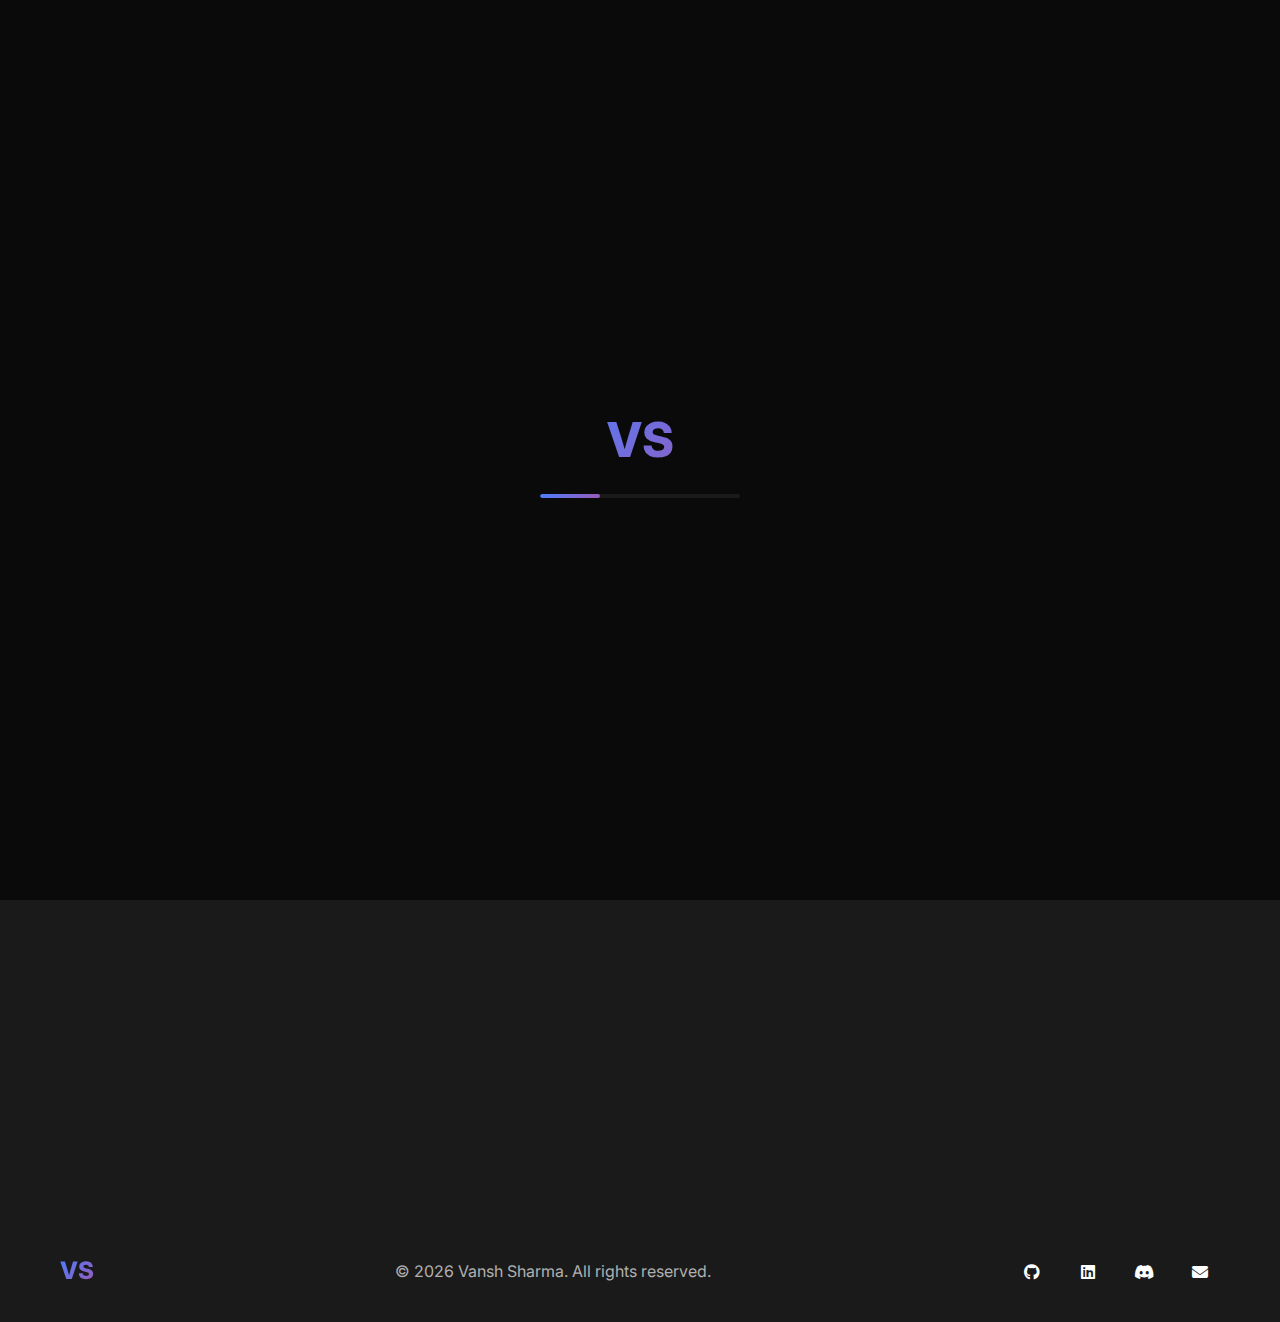
<file: index.html>
<!DOCTYPE html><html lang="en"><head>
    <meta charset="UTF-8">
    <meta name="viewport" content="width=device-width, initial-scale=1.0">
    <title>Vansh Sharma | Web Designer/Developer &amp; Hacker</title>
    <meta name="description" content="Portfolio of Vansh Sharma, a web designer, developer and hacker from UP, India.">
    <meta property="og:title" content="Vansh Sharma | Web Designer/Developer &amp; Hacker">
    <meta property="og:description" content="Portfolio of Vansh Sharma, a web designer, developer and hacker from UP, India.">
    <meta property="og:type" content="website">
    <link rel="stylesheet" href="css/style.css">
    <link rel="stylesheet" href="https://cdnjs.cloudflare.com/ajax/libs/font-awesome/6.4.0/css/all.min.css">
    <link href="https://fonts.googleapis.com/css2?family=Poppins:wght@400;500;600;700;800&amp;family=Inter:wght@300;400;500;600&amp;display=swap" rel="stylesheet">
    <link rel="apple-touch-icon" sizes="180x180" href="/apple-touch-icon.png">
    <link rel="icon" type="image/png" sizes="32x32" href="/favicon-32x32.png">
    <link rel="icon" type="image/png" sizes="16x16" href="/favicon-16x16.png">
    <link rel="manifest" href="images/favicon/site.webmanifest">
</head>
<body>
    <!-- Preloader -->
    <div class="preloader">
        <div class="preloader-content">
            <div class="logo-loader">VS</div>
            <div class="loading-bar"></div>
        </div>
    </div>

    <!-- Navigation -->
    <header class="navbar scrolled">
        <div class="container">
            <div class="nav-logo">
                <a href="">VS</a>
            </div>
            <nav class="nav-menu">
                <ul>
                    <li><a class="nav-link active" href="index.html">Home</a></li>
                    <li><a class="nav-link" href="about.html">About</a></li>
                    <li><a class="nav-link" href="projects.html">Projects</a></li>
                    <li><a class="nav-link" href="skills.html">Skills</a></li>
                    <li><a class="nav-link" href="contact.html">Contact</a></li>
                </ul>
            </nav>
            <div class="hamburger">
                <span></span>
                <span></span>
                <span></span>
            </div>
        </div>
    </header>

    <!-- Hero Section -->
    <section class="hero">
        <div class="container">
            <div class="hero-content">
                <div class="hero-text">
                    <h1 class="hero-title">
                        <span class="greeting">Hello, I'm</span>
                        <span class="name">Vansh Sharma</span>
                    </h1>
                    <div class="hero-subtitle">
                        <span class="text-animation"></span>
                    </div>
                    <p class="hero-description">
                        A passionate web and mobile app designer &amp; developer from UP, India. 
                        I craft beautiful digital experiences with clean code and creative design.
                    </p>
                    <div class="hero-buttons">
                        <a class="btn btn-primary" href="contact.html">Hire Me</a>
                        <a class="btn btn-outline" href="projects.html">View Projects</a>
                    </div>
                    <div class="social-links">
                        <a href="https://github.com/Vansh7095" class="social-link" title="GitHub" target="_blank" rel="noopener noreferrer"><i class="fab fa-github"></i></a>
                        <a href="https://www.linkedin.com/in/vansh-sharma-424827390" class="social-link" title="LinkedIn" target="_blank" rel="noopener noreferrer"><i class="fab fa-linkedin"></i></a>
                        <a href="https://discord.com/users/1348474766255718513" class="social-link" title="Discord" target="_blank" rel="noopener noreferrer"><i class="fab fa-discord"></i></a>  
                        <a href="mailto:vanshsh7095@gmail.com" class="social-link" title="Email" target="_blank" rel="noopener noreferrer"><i class="fas fa-envelope"></i></a>
                    </div>
                </div>
                <div class="hero-image">
                    <div class="profile-card">
                        <div class="profile-img">
                            <img src="images/myimage/myimghalf.png" alt="Vansh Sharma">
                        </div>
                        <div class="profile-info">
                            <h3>Vansh Sharma</h3>
                            <p>Web Designer/Developer &amp; Hacker</p>
                        </div>
                    </div>
                </div>
            </div>
        </div>
        <div class="hero-bg">
            <div class="gradient-orb orb-1" data-translate-y="179.5"></div>
            <div class="gradient-orb orb-2" data-translate-y="215.4"></div>
            <div class="gradient-orb orb-3" data-translate-y="251.3"></div>
        </div>
    </section>

    <!-- Quick Stats -->
    <section class="stats">
        <div class="container">
            <div class="stats-grid">
                <div class="stat-card visible">
                    <div class="stat-number">6+</div>
                    <div class="stat-label">Years Experience</div>
                </div>
                <div class="stat-card visible">
                    <div class="stat-number">7+</div>
                    <div class="stat-label">Projects Completed</div>
                </div>
                <div class="stat-card visible">
                    <div class="stat-number">3+</div>
                    <div class="stat-label">Technologies</div>
                </div>
                <div class="stat-card visible">
                    <div class="stat-number">90%</div>
                    <div class="stat-label">Client Satisfaction</div>
                </div>
            </div>
        </div>
    </section>

    <!-- Footer -->
    <footer class="footer">
        <div class="container">
            <div class="footer-content">
                <div class="footer-logo">
                    <a href="">VS</a>
                </div>
                <div class="footer-text">
                    <p>© 2026 Vansh Sharma. All rights reserved.</p>
                </div>
                <div class="footer-social">
                    <a href="https://github.com/Vansh7095" class="social-link" title="GitHub" target="_blank" rel="noopener noreferrer"><i class="fab fa-github"></i></a>
                        <a href="https://www.linkedin.com/in/vansh-sharma-424827390" class="social-link" title="LinkedIn" target="_blank" rel="noopener noreferrer"><i class="fab fa-linkedin"></i></a>
                        <a href="https://discord.com/users/1348474766255718513" class="social-link" title="Discord" target="_blank" rel="noopener noreferrer"><i class="fab fa-discord"></i></a>  
                        <a href="mailto:vanshsh7095@gmail.com" class="social-link" title="Email" target="_blank" rel="noopener noreferrer"><i class="fas fa-envelope"></i></a>
                    </div>
            </div>
        </div>
    </footer>

    <!-- Back to Top Button -->
    <button type="button" class="back-to-top show" id="backToTop" title="Back to top">
        <i class="fas fa-arrow-up"></i>
    </button>

    <script src="js/main.js"></script>
</body></html>
</file>
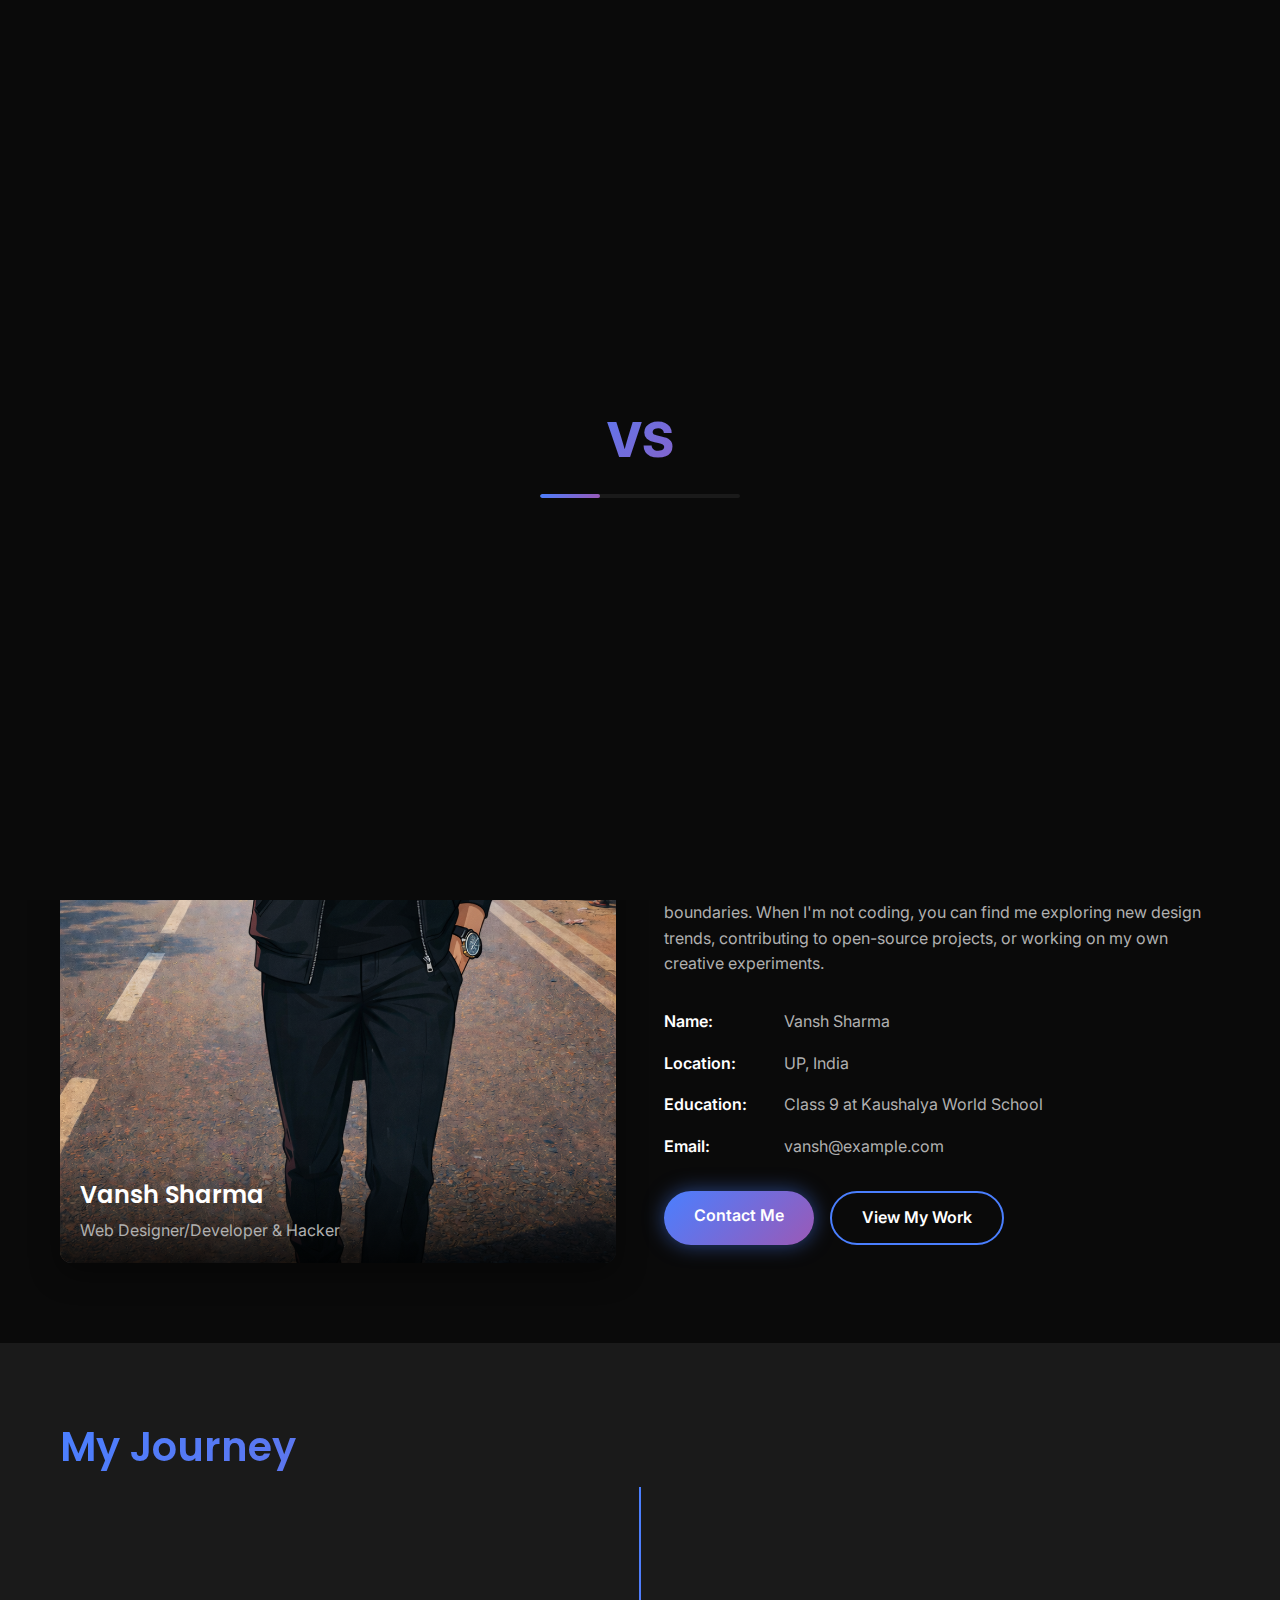
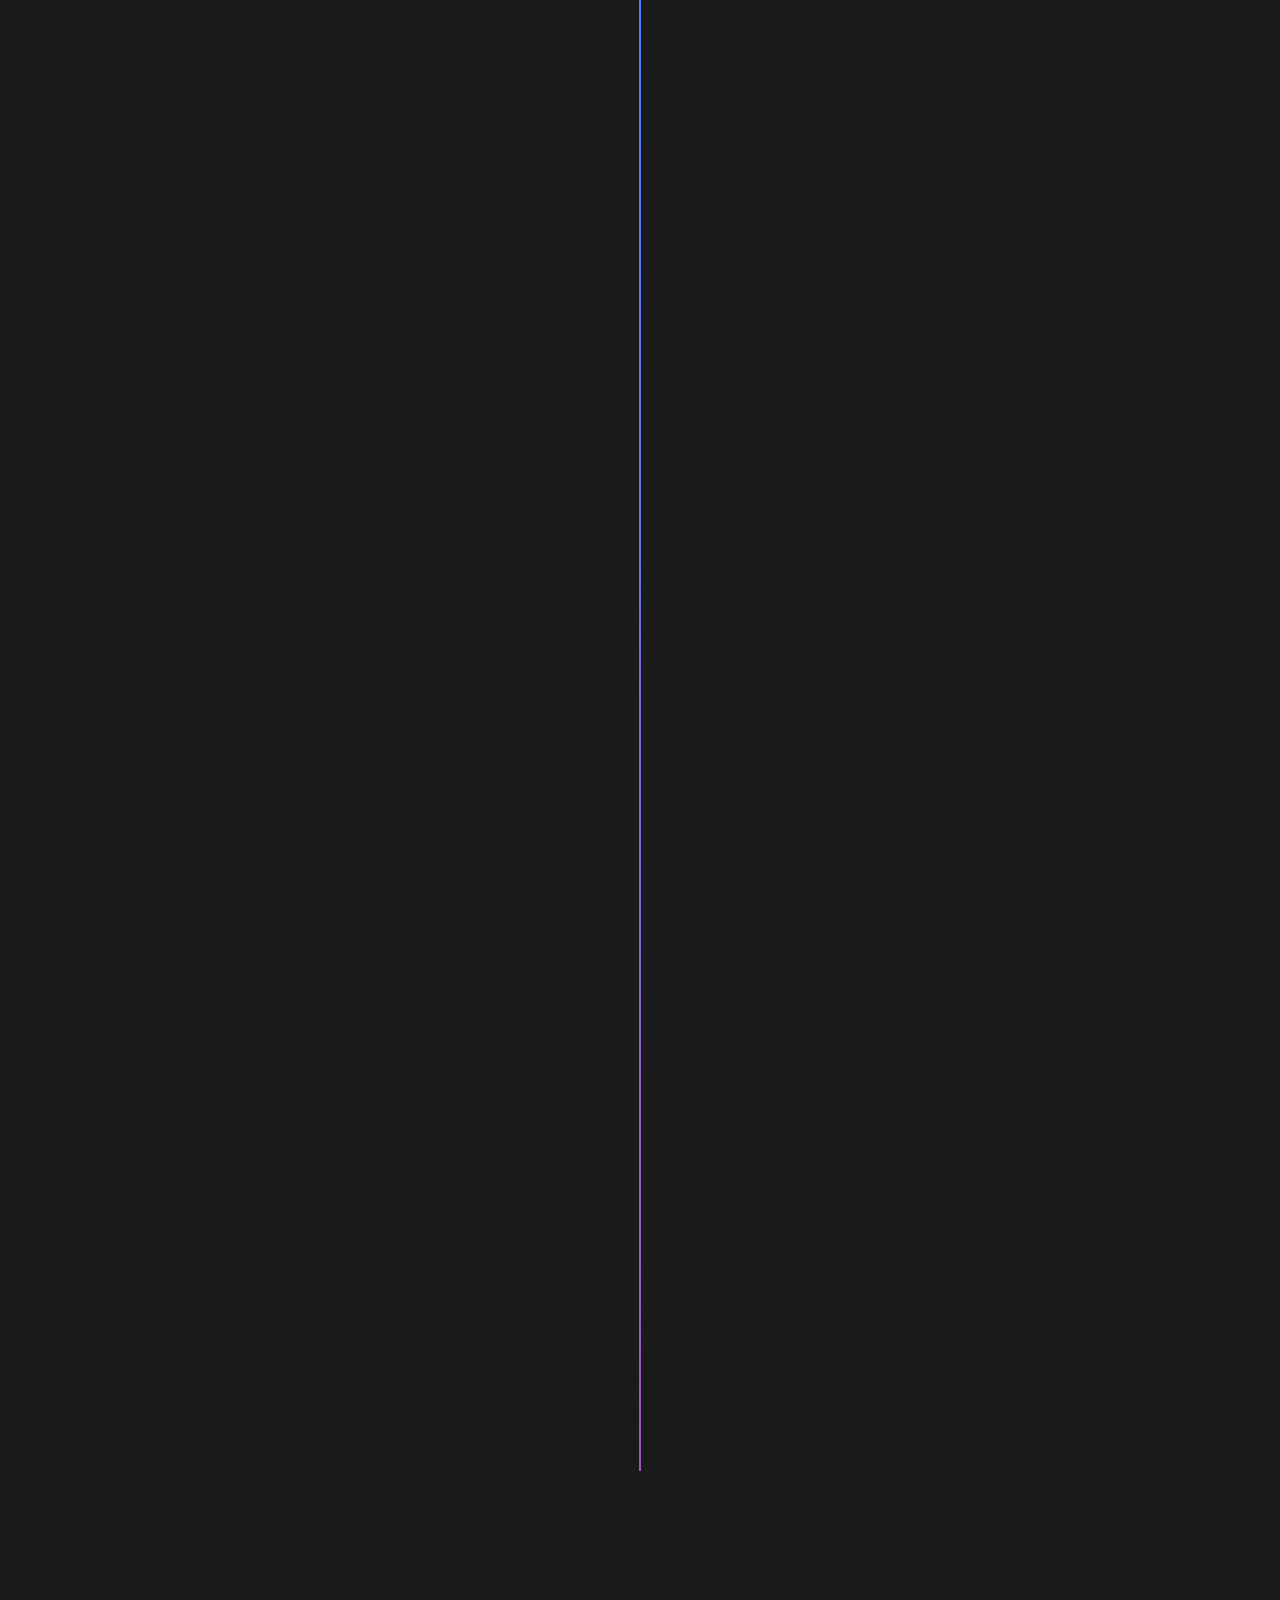
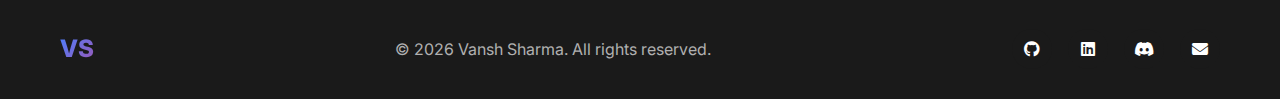
<file: about.html>
<!DOCTYPE html><html lang="en"><head>
    <meta charset="UTF-8">
    <meta name="viewport" content="width=device-width, initial-scale=1.0">
    <title>About | Vansh Sharma</title>
    <meta name="description" content="Learn more about Vansh Sharma, a web designer, developer and hacker from UP, India.">
    <link rel="stylesheet" href="css/style.css">
    <link rel="stylesheet" href="https://cdnjs.cloudflare.com/ajax/libs/font-awesome/6.4.0/css/all.min.css">
    <link href="https://fonts.googleapis.com/css2?family=Poppins:wght@400;500;600;700;800&amp;family=Inter:wght@300;400;500;600&amp;display=swap" rel="stylesheet">
      <link rel="apple-touch-icon" sizes="180x180" href="/apple-touch-icon.png">
    <link rel="icon" type="image/png" sizes="32x32" href="/favicon-32x32.png">
    <link rel="icon" type="image/png" sizes="16x16" href="/favicon-16x16.png">
    <link rel="manifest" href="images/favicon/site.webmanifest">
</head>
<body>
    <!-- Preloader -->
    <div class="preloader">
        <div class="preloader-content">
            <div class="logo-loader">VS</div>
            <div class="loading-bar"></div>
        </div>
    </div>

    <!-- Navigation -->
    <header class="navbar scrolled">
        <div class="container">
            <div class="nav-logo">
                <a href="">VS</a>
            </div>
            <nav class="nav-menu">
                <ul>
                    <li><a class="nav-link" href="index.html">Home</a></li>
                    <li><a class="nav-link active" href="about.html">About</a></li>
                    <li><a class="nav-link" href="projects.html">Projects</a></li>
                    <li><a class="nav-link" href="skills.html">Skills</a></li>
                    <li><a class="nav-link" href="contact.html">Contact</a></li>
                </ul>
            </nav>
            <div class="hamburger">
                <span></span>
                <span></span>
                <span></span>
            </div>
        </div>
    </header>

    <!-- Page Header -->
    <section class="page-header">
        <div class="container">
            <h1 class="page-title">About Me</h1>
            <div class="breadcrumb">
                <a href="index.html">Home</a>
                <span class="separator">/</span>
                <span class="current">About</span>
            </div>
        </div>
        <div class="page-header-bg">
            <div class="gradient-orb orb-1 orb-1-transform"></div>
            <div class="gradient-orb orb-2 orb-2-transform"></div>
        </div>
    </section>

    <!-- About Section -->
    <section class="about-section">
        <div class="container">
            <div class="about-content">
                <div class="about-image">
                    <div class="about-img-container">
                        <img src="images/myimage/myimgfull.png" alt="Vansh Sharma">
                        <div class="about-img-overlay">
                            <div class="about-info">
                                <h3>Vansh Sharma</h3>
                                <p>Web Designer/Developer &amp; Hacker</p>
                            </div>
                        </div>
                    </div>
                </div>
                <div class="about-text">
                    <h2 class="section-title">Who Am I?</h2>
                    <p class="about-intro">
                        I'm Vansh Sharma, a passionate web designer, developer and hacker from UP, India. 
                        Currently studying in Class 9 at Kaushalya World School, I've discovered my love for creating 
                        digital experiences that combine beautiful design with functional code.
                    </p>
                    <p>
                        My journey in web development started at a young age when I became curious about how websites work. 
                        What began as a hobby quickly turned into a passion as I delved deeper into HTML, CSS, and JavaScript. 
                        Today, I'm proficient in various web technologies and continuously strive to enhance my skills.
                    </p>
                    <p>
                        I believe in the power of clean code and intuitive design. Every project I work on is an opportunity 
                        to learn something new and push my creative boundaries. When I'm not coding, you can find me exploring 
                        new design trends, contributing to open-source projects, or working on my own creative experiments.
                    </p>
                    
                    <div class="about-details">
                        <div class="detail-item">
                            <span class="detail-label">Name:</span>
                            <span class="detail-value">Vansh Sharma</span>
                        </div>
                        <div class="detail-item">
                            <span class="detail-label">Location:</span>
                            <span class="detail-value">UP, India</span>
                        </div>
                        <div class="detail-item">
                            <span class="detail-label">Education:</span>
                            <span class="detail-value">Class 9 at Kaushalya World School</span>
                        </div>
                        <div class="detail-item">
                            <span class="detail-label">Email:</span>
                            <span class="detail-value">vansh@example.com</span>
                        </div>
                    </div>
                    
                    <div class="about-buttons">
                        <a class="btn btn-primary" href="contact.html">Contact Me</a>
                        <a class="btn btn-outline" href="projects.html">View My Work</a>
                    </div>
                </div>
            </div>
        </div>
    </section>

    <!-- Education Timeline -->
    <section class="timeline-section">
        <div class="container">
            <h2 class="section-title">My Journey</h2>
            <div class="timeline">
                <div class="timeline-item timeline-visible">
                    <div class="timeline-dot"></div>
                    <div class="timeline-content">
                        <div class="timeline-date">2020</div>
                        <h3>Web Development Journey</h3>
                        <p>Started learning HTML, CSS, and JavaScript. Developed a passion for creating interactive web experiences.</p>
                    </div>
                </div>
                <div class="timeline-item timeline-visible">
                    <div class="timeline-dot"></div>
                    <div class="timeline-content">
                        <div class="timeline-date">2021</div>
                        <h3>Advanced Frontend Skills</h3>
                        <p>Learned Python and modern frontend frameworks. Started focusing on UI/UX design principles.</p>
                    </div>
                </div>
                <div class="timeline-item timeline-visible">
                    <div class="timeline-dot"></div>
                    <div class="timeline-content">
                        <div class="timeline-date">2022</div>
                        <h3>Basic C++</h3>
                        <p>Learned Basic C++, to start focusing on Arduino projrcts and create something innovative.</p>
                    </div>
                </div>
                <div class="timeline-item timeline-visible">
                    <div class="timeline-dot"></div>
                    <div class="timeline-content">
                        <div class="timeline-date">2023</div>
                        <h3>Arduino Projects</h3>
                        <p>Expanded skills to arduino projects development. Created several projects and responsive websites.</p>
                    </div>
                </div>
                <div class="timeline-item timeline-visible">
                    <div class="timeline-dot"></div>
                    <div class="timeline-content">
                        <div class="timeline-date">2024</div>
                        <h3>Interest In Kali</h3>
                        <p>Got interest in Kali Linux and ethical hacking. Used Kali Linux for the first time.</p>
                    </div>
                </div>
                <div class="timeline-item timeline-visible">
                    <div class="timeline-dot"></div>
                    <div class="timeline-content">
                        <div class="timeline-date">2025</div>
                        <h3>Current Studies</h3>
                        <p>Currently studying in Class 9 at Kaushalya World School while continuing to enhance development skills.</p>
                    </div>
                </div>
                 <div class="timeline-item timeline-visible">
                    <div class="timeline-dot"></div>
                    <div class="timeline-content">
                        <div class="timeline-date">2026</div>
                        <h3>Army Projects</h3>
                        <p>Got interested in making saferty projects for Indian Army, researching and creating basic safe and legal projects for army.</p>
                    </div>
                </div>
            </div>
        </div>
    </section>

    <!-- Footer -->
    <footer class="footer">
        <div class="container">
            <div class="footer-content">
                <div class="footer-logo">
                    <a href="">VS</a>
                </div>
                <div class="footer-text">
                    <p>© 2026 Vansh Sharma. All rights reserved.</p>
                </div>
                <div class="footer-social">
                    <a href="https://github.com/Vansh7095" class="social-link" title="GitHub" target="_blank" rel="noopener noreferrer"><i class="fab fa-github"></i></a>
                        <a href="https://www.linkedin.com/in/vansh-sharma-424827390" class="social-link" title="LinkedIn" target="_blank" rel="noopener noreferrer"><i class="fab fa-linkedin"></i></a>
                        <a href="https://discord.com/users/1348474766255718513" class="social-link" title="Discord" target="_blank" rel="noopener noreferrer"><i class="fab fa-discord"></i></a>  
                        <a href="mailto:vanshsh7095@gmail.com" class="social-link" title="Email" target="_blank" rel="noopener noreferrer"><i class="fas fa-envelope"></i></a>
                    </div>
            </div>
        </div>
    </footer>

    <!-- Back to Top Button -->
    <button class="back-to-top show" id="backToTop" type="button" title="Back to top">
        <i class="fas fa-arrow-up"></i>
    </button>

    <script src="js/main.js"></script>



</body></html>
</file>
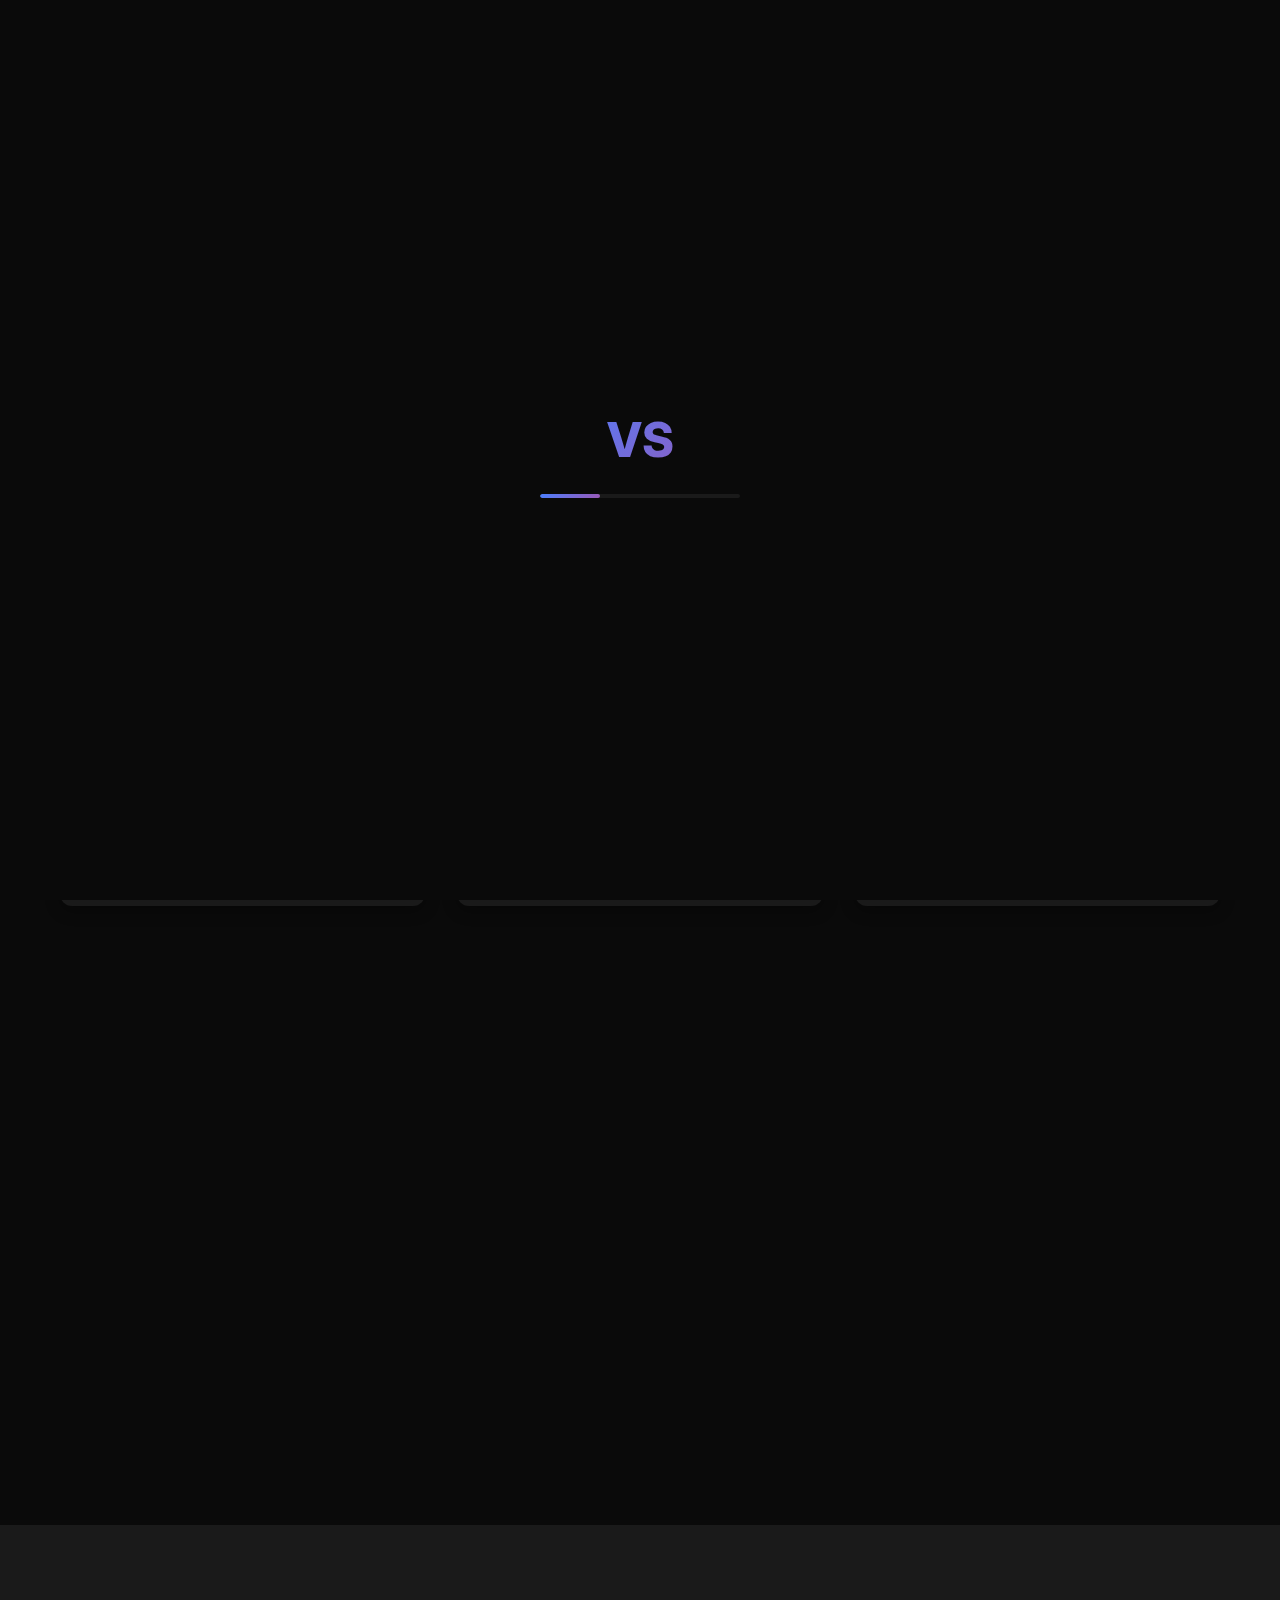
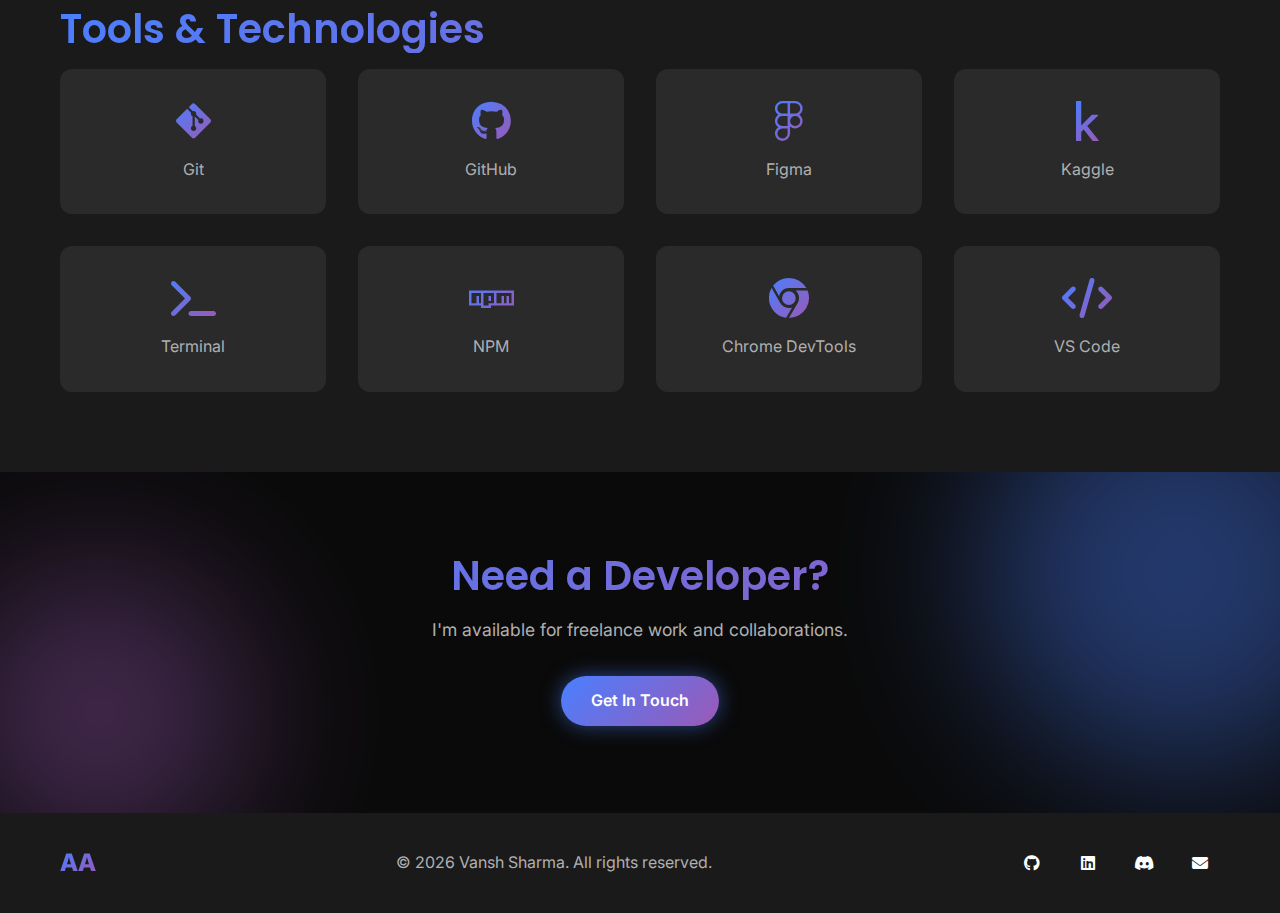
<file: skills.html>
<!DOCTYPE html><html lang="en"><head>
    <meta charset="UTF-8">
    <meta name="viewport" content="width=device-width, initial-scale=1.0">
    <title>Skills | Vansh Sharma</title>
    <meta name="description" content="Explore the technical skills and expertise of Vansh Sharma in web and mobile app development.">
    <link rel="stylesheet" href="css/style.css">
    <link rel="stylesheet" href="https://cdnjs.cloudflare.com/ajax/libs/font-awesome/6.4.0/css/all.min.css">
    <link href="https://fonts.googleapis.com/css2?family=Poppins:wght@400;500;600;700;800&amp;family=Inter:wght@300;400;500;600&amp;display=swap" rel="stylesheet">
    <link rel="icon" href="images/favicon.ico" type="image/x-icon">
</head>
<body>
    <!-- Preloader -->
    <div class="preloader">
        <div class="preloader-content">
            <div class="logo-loader">VS</div>
            <div class="loading-bar"></div>
        </div>
    </div>

    <!-- Navigation -->
    <header class="navbar scrolled">
        <div class="container">
            <div class="nav-logo">
                <a href="">VS</a>
            </div>
            <nav class="nav-menu">
                <ul>
                    <li><a class="nav-link" href="index.html">Home</a></li>
                    <li><a class="nav-link" href="about.html">About</a></li>
                    <li><a class="nav-link" href="projects.html">Projects</a></li>
                    <li><a class="nav-link active" href="skills.html">Skills</a></li>
                    <li><a class="nav-link" href="contact.html">Contact</a></li>
                </ul>
            </nav>
            <div class="hamburger">
                <span></span>
                <span></span>
                <span></span>
            </div>
        </div>
    </header>

    <!-- Page Header -->
    <section class="page-header">
        <div class="container">
            <h1 class="page-title">My Skills</h1>
            <div class="breadcrumb">
                <a href="index.html">Home</a>
                <span class="separator">/</span>
                <span class="current">Skills</span>
            </div>
        </div>
        <div class="page-header-bg">
            <div class="gradient-orb orb-1"></div>
            <div class="gradient-orb orb-2"></div>
        </div>
    </section>

    <!-- Skills Section -->
    <section class="skills-section">
        <div class="container">
            <div class="section-intro">
                <h2 class="section-title">Technical Expertise</h2>
                <p class="section-subtitle">Here are the technologies and skills I'm proficient in.</p>
            </div>
            
            <!-- Skills Categories -->
            <div class="skills-categories">
                <button class="category-btn active" data-category="all">All Skills</button>
                <button class="category-btn" data-category="frontend">Frontend</button>
                <button class="category-btn" data-category="backend">Backend</button>
                <button class="category-btn" data-category="design">Design</button>
            </div>
            
            <!-- Skills Grid -->
            <div class="skills-grid">
                <!-- Frontend Skills -->
                <div class="skill-card" data-category="frontend">
                    <div class="skill-icon">
                        <i class="fab fa-html5"></i>
                    </div>
                    <h3 class="skill-name">HTML</h3>
                    <div class="skill-level">
                        <div class="skill-bar">
                            <div class="skill-progress" data-progress="90"></div>
                        </div>
                        <span class="skill-percent">90%</span>
                    </div>
                </div>
                
                <div class="skill-card" data-category="frontend">
                    <div class="skill-icon">
                        <i class="fab fa-css3-alt"></i>
                    </div>
                    <h3 class="skill-name">CSS</h3>
                    <div class="skill-level">
                        <div class="skill-bar">
                            <div class="skill-progress" data-progress="85"></div>
                        </div>
                        <span class="skill-percent">85%</span>
                    </div>
                </div>
                
                <div class="skill-card" data-category="frontend">
                    <div class="skill-icon">
                        <i class="fab fa-js"></i>
                    </div>
                    <h3 class="skill-name">JavaScript</h3>
                    <div class="skill-level">
                        <div class="skill-bar">
                            <div class="skill-progress" data-progress="70"></div>
                        </div>
                        <span class="skill-percent">70%</span>
                    </div>
                </div>
                
                <div class="skill-card" data-category="frontend">
                    <div class="skill-icon">
                        <i class="fab fa-react"></i>
                    </div>
                    <h3 class="skill-name">React</h3>
                    <div class="skill-level">
                        <div class="skill-bar">
                            <div class="skill-progress" data-progress="50"></div>
                        </div>
                        <span class="skill-percent">50%</span>
                    </div>
                </div>
                
                <!-- Backend Skills -->
                <div class="skill-card" data-category="backend">
                    <div class="skill-icon">
                        <i class="fab fa-node-js"></i>
                    </div>
                    <h3 class="skill-name">Node.js</h3>
                    <div class="skill-level">
                        <div class="skill-bar">
                            <div class="skill-progress" data-progress="44"></div>
                        </div>
                        <span class="skill-percent">44%</span>
                    </div>
                </div>
                
                <div class="skill-card" data-category="backend">
                    <div class="skill-icon">
                        <i class="fas fa-database"></i>
                    </div>
                    <h3 class="skill-name">MongoDB</h3>
                    <div class="skill-level">
                        <div class="skill-bar">
                            <div class="skill-progress" data-progress="41"></div>
                        </div>
                        <span class="skill-percent">41%</span>
                    </div>
                </div>
                
                <!-- Design Skills -->
                <div class="skill-card" data-category="design">
                    <div class="skill-icon">
                        <i class="fas fa-paint-brush"></i>
                    </div>
                    <h3 class="skill-name">UI/UX Design</h3>
                    <div class="skill-level">
                        <div class="skill-bar">
                            <div class="skill-progress" data-progress="44"></div>
                        </div>
                        <span class="skill-percent">44%</span>
                    </div>
                </div>
                
                <div class="skill-card" data-category="design">
                    <div class="skill-icon">
                        <i class="fas fa-mobile-alt"></i>
                    </div>
                    <h3 class="skill-name">App Design</h3>
                    <div class="skill-level">
                        <div class="skill-bar">
                            <div class="skill-progress" data-progress="53"></div>
                        </div>
                        <span class="skill-percent">53%</span>
                    </div>
                </div>
                
                <div class="skill-card" data-category="design">
                    <div class="skill-icon">
                        <i class="fas fa-code"></i>
                    </div>
                    <h3 class="skill-name">Creative Coding</h3>
                    <div class="skill-level">
                        <div class="skill-bar">
                            <div class="skill-progress" data-progress="75"></div>
                        </div>
                        <span class="skill-percent">75%</span>
                    </div>
                </div>
            </div>
        </div>
    </section>

    <!-- Tools Section -->
    <section class="tools-section">
        <div class="container">
            <h2 class="section-title">Tools &amp; Technologies</h2>
            <div class="tools-grid">
                <div class="tool-item">
                    <i class="fab fa-git-alt"></i>
                    <span>Git</span>
                </div>
                <div class="tool-item">
                    <i class="fab fa-github"></i>
                    <span>GitHub</span>
                </div>
                <div class="tool-item">
                    <i class="fab fa-figma"></i>
                    <span>Figma</span>
                </div>
                <div class="tool-item">
                    <i class="fab fa-kaggle"></i>
                    <span>Kaggle</span>
                </div>
                <div class="tool-item">
                    <i class="fas fa-terminal"></i>
                    <span>Terminal</span>
                </div>
                <div class="tool-item">
                    <i class="fab fa-npm"></i>
                    <span>NPM</span>
                </div>
                <div class="tool-item">
                    <i class="fab fa-chrome"></i>
                    <span>Chrome DevTools</span>
                </div>
                <div class="tool-item">
                    <i class="fas fa-code"></i>
                    <span>VS Code</span>
                </div>

            </div>
        </div>
    </section>

    <!-- CTA Section -->
    <section class="cta-section">
        <div class="container">
            <div class="cta-content">
                <h2 class="cta-title">Need a Developer?</h2>
                <p class="cta-description">I'm available for freelance work and collaborations.</p>
                <a class="btn btn-primary" href="contact.html">Get In Touch</a>
            </div>
        </div>
                <div class="cta-bg">
                    <div class="gradient-orb orb-1"></div>
                    <div class="gradient-orb orb-2"></div>
                </div>
    </section>

    <!-- Footer -->
    <footer class="footer">
        <div class="container">
            <div class="footer-content">
                <div class="footer-logo">
                    <a href="">AA</a>
                </div>
                <div class="footer-text">
                    <p>© 2026 Vansh Sharma. All rights reserved.</p>
                </div>
                <div class="footer-social">
                    <a href="https://github.com/Vansh7095" class="social-link" title="GitHub" target="_blank" rel="noopener noreferrer"><i class="fab fa-github"></i></a>
                        <a href="https://www.linkedin.com/in/vansh-sharma-424827390" class="social-link" title="LinkedIn" target="_blank" rel="noopener noreferrer"><i class="fab fa-linkedin"></i></a>
                        <a href="https://discord.com/users/1348474766255718513" class="social-link" title="Discord" target="_blank" rel="noopener noreferrer"><i class="fab fa-discord"></i></a>  
                        <a href="mailto:vanshsh7095@gmail.com" class="social-link" title="Email" target="_blank" rel="noopener noreferrer"><i class="fas fa-envelope"></i></a>
                    </div>
            </div>
        </div>
    </footer>

    <!-- Back to Top Button -->
    <button type="button" class="back-to-top show" id="backToTop" title="Back to top">
        <i class="fas fa-arrow-up"></i>
    </button>

    <script src="js/main.js"></script>
    <script>
        // Filter skills by category
        document.addEventListener('DOMContentLoaded', function() {
            const skillCards = document.querySelectorAll('.skill-card');
            const categoryBtns = document.querySelectorAll('.category-btn');

            categoryBtns.forEach(btn => {
                btn.addEventListener('click', function() {
                    // Remove active class from all buttons
                    categoryBtns.forEach(b => b.classList.remove('active'));
                    // Add active class to clicked button
                    this.classList.add('active');

                    const category = this.getAttribute('data-category');

                    skillCards.forEach(card => {
                        if (category === 'all' || card.getAttribute('data-category') === category) {
                            card.style.display = 'block';
                            setTimeout(() => {
                                card.style.opacity = '1';
                                card.style.transform = 'scale(1)';
                            }, 10);
                        } else {
                            card.style.opacity = '0';
                            card.style.transform = 'scale(0.8)';
                            setTimeout(() => {
                                card.style.display = 'none';
                            }, 300);
                        }
                    });
                });
            });
        });
    </script>

</body></html>
</file>
<file: css/style.css>
/* ====== BASE STYLES ====== */
:root {
    --primary-color: #4a7fff;
    --secondary-color: #9b59b6;
    --accent-color: #00d4ff;
    --dark-bg: #0a0a0a;
    --dark-secondary: #1a1a1a;
    --dark-tertiary: #2a2a2a;
    --light-text: #ffffff;
    --gray-text: #b0b0b0;
    --gradient-1: linear-gradient(135deg, var(--primary-color), var(--secondary-color));
    --gradient-2: linear-gradient(135deg, var(--secondary-color), var(--accent-color));
    --gradient-3: linear-gradient(135deg, var(--accent-color), var(--primary-color));
    --shadow-sm: 0 2px 10px rgba(0, 0, 0, 0.2);
    --shadow-md: 0 5px 15px rgba(0, 0, 0, 0.3);
    --shadow-lg: 0 10px 30px rgba(0, 0, 0, 0.4);
    --shadow-glow: 0 0 20px rgba(74, 127, 255, 0.5);
    --transition: all 0.3s ease;
    --border-radius: 12px;
}

* {
    margin: 0;
    padding: 0;
    box-sizing: border-box;
}

html {
    scroll-behavior: smooth;
}

body {
    font-family: 'Inter', sans-serif;
    background-color: var(--dark-bg);
    color: var(--light-text);
    line-height: 1.6;
    overflow-x: hidden;
}

h1, h2, h3, h4, h5, h6 {
    font-family: 'Poppins', sans-serif;
    font-weight: 600;
    line-height: 1.2;
}

a {
    text-decoration: none;
    color: var(--light-text);
    transition: var(--transition);
}

img {
    max-width: 100%;
    height: auto;
}

ul {
    list-style: none;
}

.container {
    max-width: 1200px;
    margin: 0 auto;
    padding: 0 20px;
}

section {
    padding: 100px 0;
}

.section-title {
    font-size: 2.5rem;
    margin-bottom: 1rem;
    background: var(--gradient-1);
    -webkit-background-clip: text;
    -webkit-text-fill-color: transparent;
    background-clip: text;
}

.section-subtitle {
    font-size: 1.1rem;
    color: var(--gray-text);
    max-width: 700px;
    margin: 0 auto 3rem;
}

.section-intro {
    text-align: center;
    margin-bottom: 4rem;
}

/* ====== PRELOADER ====== */
.preloader {
    position: fixed;
    top: 0;
    left: 0;
    width: 100%;
    height: 100%;
    background-color: var(--dark-bg);
    display: flex;
    justify-content: center;
    align-items: center;
    z-index: 9999;
    transition: opacity 0.5s ease, visibility 0.5s ease;
}

.preloader.fade-out {
    opacity: 0;
    visibility: hidden;
}

.preloader-content {
    text-align: center;
}

.logo-loader {
    font-size: 3rem;
    font-weight: 800;
    background: var(--gradient-1);
    -webkit-background-clip: text;
    -webkit-text-fill-color: transparent;
    background-clip: text;
    margin-bottom: 1rem;
    animation: pulse 1.5s infinite;
}

.loading-bar {
    width: 200px;
    height: 4px;
    background-color: var(--dark-secondary);
    border-radius: 2px;
    overflow: hidden;
    position: relative;
}

.loading-bar::after {
    content: '';
    position: absolute;
    top: 0;
    left: 0;
    width: 30%;
    height: 100%;
    background: var(--gradient-1);
    border-radius: 2px;
    animation: loading 1.5s infinite;
}

@keyframes pulse {
    0%, 100% {
        transform: scale(1);
    }
    50% {
        transform: scale(1.1);
    }
}

@keyframes loading {
    0% {
        left: -30%;
    }
    100% {
        left: 100%;
    }
}

/* ====== NAVBAR ====== */
.navbar {
    position: fixed;
    top: 0;
    left: 0;
    width: 100%;
    padding: 20px 0;
    z-index: 1000;
    transition: var(--transition);
}

.navbar.scrolled {
    background-color: rgba(10, 10, 10, 0.9);
    -webkit-backdrop-filter: blur(10px);
    backdrop-filter: blur(10px);
    padding: 15px 0;
    box-shadow: var(--shadow-md);
}

.navbar .container {
    display: flex;
    justify-content: space-between;
    align-items: center;
}

.nav-logo a {
    font-size: 1.8rem;
    font-weight: 800;
    background: var(--gradient-1);
    -webkit-background-clip: text;
    -webkit-text-fill-color: transparent;
    background-clip: text;
}

.nav-menu ul {
    display: flex;
    gap: 2rem;
}

.nav-link {
    position: relative;
    font-weight: 500;
    padding: 5px 0;
}

.nav-link::after {
    content: '';
    position: absolute;
    bottom: 0;
    left: 0;
    width: 0;
    height: 2px;
    background: var(--gradient-1);
    transition: width 0.3s ease;
}

.nav-link:hover::after,
.nav-link.active::after {
    width: 100%;
}

.hamburger {
    display: none;
    flex-direction: column;
    cursor: pointer;
}

.hamburger span {
    width: 25px;
    height: 3px;
    background-color: var(--light-text);
    margin: 3px 0;
    transition: var(--transition);
}

/* ====== HERO SECTION ====== */
.hero {
    min-height: 100vh;
    display: flex;
    align-items: center;
    position: relative;
    overflow: hidden;
    padding-top: 80px;
}

.hero-content {
    display: grid;
    grid-template-columns: 1fr 1fr;
    gap: 3rem;
    align-items: center;
    position: relative;
    z-index: 2;
}

.hero-text {
    animation: fadeInUp 1s ease;
}

.hero-title {
    font-size: 3.5rem;
    margin-bottom: 1rem;
    line-height: 1.2;
}

.greeting {
    display: block;
    font-size: 1.5rem;
    font-weight: 500;
    color: var(--gray-text);
    margin-bottom: 0.5rem;
}

.name {
    display: block;
    background: var(--gradient-1);
    -webkit-background-clip: text;
    -webkit-text-fill-color: transparent;
    background-clip: text;
}

.hero-subtitle {
    margin-bottom: 1.5rem;
    height: 40px;
}

.text-animation {
    font-size: 1.5rem;
    font-weight: 600;
    color: var(--accent-color);
}

.hero-description {
    font-size: 1.1rem;
    color: var(--gray-text);
    margin-bottom: 2rem;
    max-width: 500px;
}

.hero-buttons {
    display: flex;
    gap: 1rem;
    margin-bottom: 2rem;
}

.btn {
    display: inline-block;
    padding: 12px 30px;
    border-radius: 50px;
    font-weight: 600;
    text-align: center;
    transition: var(--transition);
    cursor: pointer;
    position: relative;
    overflow: hidden;
    z-index: 1;
}

.btn-primary {
    background: var(--gradient-1);
    color: var(--light-text);
    box-shadow: var(--shadow-glow);
}

.btn-primary:hover {
    transform: translateY(-3px);
    box-shadow: 0 5px 15px rgba(74, 127, 255, 0.7);
}

.btn-outline {
    border: 2px solid var(--primary-color);
    color: var(--light-text);
}

.btn-outline:hover {
    background-color: var(--primary-color);
    transform: translateY(-3px);
}

.social-links {
    display: flex;
    gap: 1rem;
}

.social-link {
    display: flex;
    justify-content: center;
    align-items: center;
    width: 40px;
    height: 40px;
    border-radius: 50%;
    background-color: var(--dark-secondary);
    transition: var(--transition);
}

.social-link:hover {
    background: var(--gradient-1);
    transform: translateY(-3px);
}

.hero-image {
    display: flex;
    justify-content: center;
    align-items: center;
    animation: fadeInRight 1s ease;
}

.profile-card {
    position: relative;
    width: 400px;
    height: 400px;
    border-radius: 20px;
    overflow: hidden;
    box-shadow: var(--shadow-lg);
}

.profile-img {
    width: 100%;
    height: 100%;
    overflow: hidden;
}

.profile-img img {
    width: 100%;
    height: 100%;
    object-fit: cover;
    transition: var(--transition);
}

.profile-card:hover .profile-img img {
    transform: scale(1.05);
}

.profile-info {
    position: absolute;
    bottom: 0;
    left: 0;
    width: 100%;
    padding: 20px;
    background: linear-gradient(to top, rgba(0, 0, 0, 0.8), transparent);
    text-align: center;
}

.profile-info h3 {
    font-size: 1.5rem;
    margin-bottom: 0.5rem;
}

.profile-info p {
    color: var(--gray-text);
}

.hero-bg {
    position: absolute;
    top: 0;
    left: 0;
    width: 100%;
    height: 100%;
    z-index: 1;
    overflow: hidden;
}

.gradient-orb {
    position: absolute;
    border-radius: 50%;
    filter: blur(80px);
    opacity: 0.4;
}

.orb-1 {
    width: 400px;
    height: 400px;
    background: var(--primary-color);
    top: -100px;
    right: -100px;
    animation: float 8s ease-in-out infinite;
}

.orb-2 {
    width: 300px;
    height: 300px;
    background: var(--secondary-color);
    bottom: -50px;
    left: -50px;
    animation: float 10s ease-in-out infinite reverse;
}

.orb-3 {
    width: 250px;
    height: 250px;
    background: var(--accent-color);
    top: 50%;
    left: 50%;
    transform: translate(-50%, -50%);
    animation: float 12s ease-in-out infinite;
}

@keyframes float {
    0%, 100% {
        transform: translate(0, 0);
    }
    50% {
        transform: translate(30px, -30px);
    }
}

/* ====== STATS SECTION ====== */
.stats {
    padding: 80px 0;
    background-color: var(--dark-secondary);
}

.stats-grid {
    display: grid;
    grid-template-columns: repeat(4, 1fr);
    gap: 2rem;
}

.stat-card {
    text-align: center;
    padding: 2rem;
    background-color: var(--dark-tertiary);
    border-radius: var(--border-radius);
    transition: var(--transition);
}

.stat-card:hover {
    transform: translateY(-5px);
    box-shadow: var(--shadow-glow);
}

.stat-number {
    font-size: 2.5rem;
    font-weight: 700;
    background: var(--gradient-1);
    -webkit-background-clip: text;
    -webkit-text-fill-color: transparent;
    background-clip: text;
    margin-bottom: 0.5rem;
}

.stat-label {
    color: var(--gray-text);
}

/* ====== PAGE HEADER ====== */
.page-header {
    padding: 150px 0 80px;
    position: relative;
    overflow: hidden;
}

.page-title {
    font-size: 3rem;
    margin-bottom: 1rem;
}

.breadcrumb {
    display: flex;
    align-items: center;
    gap: 0.5rem;
    color: var(--gray-text);
}

.breadcrumb a {
    color: var(--gray-text);
}

.breadcrumb a:hover {
    color: var(--primary-color);
}

.separator {
    color: var(--gray-text);
}

.current {
    color: var(--primary-color);
}

.page-header-bg {
    position: absolute;
    top: 0;
    left: 0;
    width: 100%;
    height: 100%;
    z-index: -1;
    overflow: hidden;
}

/* ====== ABOUT SECTION ====== */
.about-section {
    padding-bottom: 80px;
}

.about-content {
    display: grid;
    grid-template-columns: 1fr 1fr;
    gap: 3rem;
    align-items: center;
}

.about-image {
    position: relative;
}

.about-img-container {
    position: relative;
    border-radius: var(--border-radius);
    overflow: hidden;
    box-shadow: var(--shadow-lg);
}

.about-img-container img {
    width: 100%;
    height: auto;
    display: block;
    transition: var(--transition);
}

.about-img-container:hover img {
    transform: scale(1.05);
}

.about-img-overlay {
    position: absolute;
    bottom: 0;
    left: 0;
    width: 100%;
    padding: 20px;
    background: linear-gradient(to top, rgba(0, 0, 0, 0.8), transparent);
}

.about-info h3 {
    font-size: 1.5rem;
    margin-bottom: 0.5rem;
}

.about-info p {
    color: var(--gray-text);
}

.about-text h2 {
    margin-bottom: 1.5rem;
}

.about-intro {
    font-size: 1.2rem;
    color: var(--accent-color);
    margin-bottom: 1.5rem;
}

.about-text p {
    margin-bottom: 1.5rem;
    color: var(--gray-text);
}

.about-details {
    margin: 2rem 0;
}

.detail-item {
    display: flex;
    margin-bottom: 1rem;
}

.detail-label {
    font-weight: 600;
    width: 120px;
}

.detail-value {
    color: var(--gray-text);
}

.about-buttons {
    display: flex;
    gap: 1rem;
}

/* ====== TIMELINE SECTION ====== */
.timeline-section {
    padding: 80px 0;
    background-color: var(--dark-secondary);
}

.timeline {
    position: relative;
    max-width: 800px;
    margin: 0 auto;
}

.timeline::before {
    content: '';
    position: absolute;
    top: 0;
    left: 50%;
    transform: translateX(-50%);
    width: 2px;
    height: 100%;
    background: var(--gradient-1);
}

.timeline-item {
    position: relative;
    margin-bottom: 3rem;
    width: 50%;
}

.timeline-item:nth-child(odd) {
    left: 0;
    padding-right: 40px;
    text-align: right;
}

.timeline-item:nth-child(even) {
    left: 50%;
    padding-left: 40px;
}

.timeline-dot {
    position: absolute;
    top: 0;
    width: 20px;
    height: 20px;
    border-radius: 50%;
    background: var(--gradient-1);
    box-shadow: var(--shadow-glow);
    z-index: 1;
}

.timeline-item:nth-child(odd) .timeline-dot {
    right: -10px;
}

.timeline-item:nth-child(even) .timeline-dot {
    left: -10px;
}

.timeline-content {
    background-color: var(--dark-tertiary);
    padding: 1.5rem;
    border-radius: var(--border-radius);
    box-shadow: var(--shadow-md);
    transition: var(--transition);
}

.timeline-content:hover {
    transform: translateY(-5px);
    box-shadow: var(--shadow-glow);
}

.timeline-date {
    font-weight: 600;
    color: var(--accent-color);
    margin-bottom: 0.5rem;
}

.timeline-content h3 {
    margin-bottom: 0.5rem;
}

.timeline-content p {
    color: var(--gray-text);
}

/* ====== PROJECTS SECTION ====== */
.projects-section {
    padding-bottom: 80px;
}

.project-filter {
    display: flex;
    justify-content: center;
    gap: 1rem;
    margin-bottom: 3rem;
}

.filter-btn {
    padding: 8px 20px;
    border-radius: 50px;
    background-color: transparent;
    border: 2px solid var(--dark-tertiary);
    color: var(--gray-text);
    font-weight: 500;
    cursor: pointer;
    transition: var(--transition);
}

.filter-btn:hover,
.filter-btn.active {
    background: var(--gradient-1);
    color: var(--light-text);
    border-color: transparent;
}

.projects-grid {
    display: grid;
    grid-template-columns: repeat(3, 1fr);
    gap: 2rem;
}

.project-card {
    display: none;
    opacity: 0;
    transform: scale(0.8);
    transition: opacity 0.6s, transform 0.6s;
}

.project-card.show {
    display: block;
}

.project-card.visible {
    opacity: 1;
    transform: scale(1);
}

.project-card.animated-in {
    display: block;
    opacity: 1;
    transform: translateY(0);
    transition: opacity 0.6s, transform 0.6s;
}

.project-card:hover {
    transform: translateY(-10px);
    box-shadow: var(--shadow-glow);
}

.project-image {
    position: relative;
    height: 200px;
    overflow: hidden;
}

.project-image img {
    width: 100%;
    height: 100%;
    object-fit: cover;
    transition: var(--transition);
}

.project-card:hover .project-image img {
    transform: scale(1.1);
}

.project-overlay {
    position: absolute;
    top: 0;
    left: 0;
    width: 100%;
    height: 100%;
    background: rgba(0, 0, 0, 0.7);
    display: flex;
    justify-content: center;
    align-items: center;
    opacity: 0;
    transition: var(--transition);
}

.project-card:hover .project-overlay {
    opacity: 1;
}

.project-links {
    display: flex;
    gap: 1rem;
}

.project-link {
    display: flex;
    justify-content: center;
    align-items: center;
    width: 40px;
    height: 40px;
    border-radius: 50%;
    background-color: rgba(255, 255, 255, 0.1);
    color: var(--light-text);
    transition: var(--transition);
}

.project-link:hover {
    background-color: var(--primary-color);
    transform: translateY(-3px);
}

.project-content {
    padding: 1.5rem;
}

.project-title {
    font-size: 1.3rem;
    margin-bottom: 0.5rem;
}

.project-description {
    color: var(--gray-text);
    margin-bottom: 1rem;
}

.project-tech {
    display: flex;
    flex-wrap: wrap;
    gap: 0.5rem;
}

.tech-tag {
    padding: 4px 10px;
    background-color: var(--dark-tertiary);
    border-radius: 20px;
    font-size: 0.8rem;
    color: var(--gray-text);
}

/* ====== SKILLS SECTION ====== */
.skills-section {
    padding-bottom: 80px;
}

.skills-categories {
    display: flex;
    justify-content: center;
    gap: 1rem;
    margin-bottom: 3rem;
}

.category-btn {
    padding: 8px 20px;
    border-radius: 50px;
    background-color: transparent;
    border: 2px solid var(--dark-tertiary);
    color: var(--gray-text);
    font-weight: 500;
    cursor: pointer;
    transition: var(--transition);
}

.category-btn:hover,
.category-btn.active {
    background: var(--gradient-1);
    color: var(--light-text);
    border-color: transparent;
}

.skills-grid {
    display: grid;
    grid-template-columns: repeat(3, 1fr);
    gap: 2rem;
}

.skill-card {
    background-color: var(--dark-secondary);
    border-radius: var(--border-radius);
    padding: 2rem;
    text-align: center;
    box-shadow: var(--shadow-md);
    transition: var(--transition);
    opacity: 1;
    transform: scale(1);
}

.skill-card:hover {
    transform: translateY(-10px);
    box-shadow: var(--shadow-glow);
}

.skill-icon {
    font-size: 3rem;
    margin-bottom: 1rem;
    background: var(--gradient-1);
    -webkit-background-clip: text;
    -webkit-text-fill-color: transparent;
    background-clip: text;
}

.skill-name {
    font-size: 1.2rem;
    margin-bottom: 1rem;
}

.skill-level {
    margin-top: 1rem;
}

.skill-bar {
    width: 100%;
    height: 8px;
    background-color: var(--dark-tertiary);
    border-radius: 4px;
    overflow: hidden;
    margin-bottom: 0.5rem;
}

.skill-progress {
    height: 100%;
    width: 0;
    background: var(--gradient-1);
    border-radius: 4px;
    transition: width 1.5s ease;
}

.skill-percent {
    font-size: 0.9rem;
    color: var(--gray-text);
}

/* ====== TOOLS SECTION ====== */
.tools-section {
    padding: 80px 0;
    background-color: var(--dark-secondary);
}

.tools-grid {
    display: grid;
    grid-template-columns: repeat(4, 1fr);
    gap: 2rem;
}

.tool-item {
    display: flex;
    flex-direction: column;
    align-items: center;
    gap: 1rem;
    padding: 2rem;
    background-color: var(--dark-tertiary);
    border-radius: var(--border-radius);
    transition: var(--transition);
}

.tool-item:hover {
    transform: translateY(-5px);
    box-shadow: var(--shadow-glow);
}

.tool-item i {
    font-size: 2.5rem;
    background: var(--gradient-1);
    -webkit-background-clip: text;
    -webkit-text-fill-color: transparent;
    background-clip: text;
}

.tool-item span {
    color: var(--gray-text);
}

/* ====== CONTACT SECTION ====== */
.contact-section {
    padding-bottom: 80px;
}

.contact-content {
    display: grid;
    grid-template-columns: 1fr 1fr;
    gap: 3rem;
}

.info-card {
    display: flex;
    align-items: center;
    gap: 1rem;
    padding: 1.5rem;
    background-color: var(--dark-secondary);
    border-radius: var(--border-radius);
    margin-bottom: 1.5rem;
    transition: var(--transition);
}

.info-card:hover {
    transform: translateY(-5px);
    box-shadow: var(--shadow-glow);
}

.info-icon {
    display: flex;
    justify-content: center;
    align-items: center;
    width: 50px;
    height: 50px;
    border-radius: 50%;
    background: var(--gradient-1);
    color: var(--light-text);
}

.info-content h3 {
    margin-bottom: 0.5rem;
}

.info-content p {
    color: var(--gray-text);
}

.social-links {
    margin-top: 2rem;
}

.social-links h3 {
    margin-bottom: 1rem;
}

.social-icons {
    display: flex;
    gap: 1rem;
}

.contact-form-container {
    background-color: var(--dark-secondary);
    padding: 2rem;
    border-radius: var(--border-radius);
    box-shadow: var(--shadow-md);
}

.form-group {
    margin-bottom: 1.5rem;
}

.form-group label {
    display: block;
    margin-bottom: 0.5rem;
    font-weight: 500;
}

.form-group input,
.form-group textarea {
    width: 100%;
    padding: 12px 15px;
    background-color: var(--dark-tertiary);
    border: 1px solid transparent;
    border-radius: 8px;
    color: var(--light-text);
    transition: var(--transition);
}

.form-group input:focus,
.form-group textarea:focus {
    outline: none;
    border-color: var(--primary-color);
}

.form-group input.error,
.form-group textarea.error {
    border-color: #e74c3c;
}

.error-message {
    color: #e74c3c;
    font-size: 0.9rem;
    margin-top: 0.5rem;
    display: block;
}

.form-message {
    margin-top: 1rem;
    padding: 15px;
    border-radius: 8px;
    text-align: center;
    opacity: 0;
    transform: translateY(-10px);
    transition: opacity 0.3s ease, transform 0.3s ease;
}

.form-message.show {
    opacity: 1;
    transform: translateY(0);
}

.success-message {
    background-color: rgba(46, 204, 113, 0.2);
    border-left: 4px solid #2ecc71;
    color: #2ecc71;
}

.error-message-box {
    background-color: rgba(231, 76, 60, 0.2);
    border-left: 4px solid #e74c3c;
    color: #e74c3c;
}

/* ====== CTA SECTION ====== */
.cta-section {
    padding: 80px 0;
    position: relative;
    overflow: hidden;
}

.cta-content {
    text-align: center;
    position: relative;
    z-index: 2;
}

.cta-title {
    font-size: 2.5rem;
    margin-bottom: 1rem;
    background: var(--gradient-1);
    -webkit-background-clip: text;
    -webkit-text-fill-color: transparent;
    background-clip: text;
}

.cta-description {
    font-size: 1.1rem;
    color: var(--gray-text);
    margin-bottom: 2rem;
    max-width: 600px;
    margin-left: auto;
    margin-right: auto;
}

.cta-bg {
    position: absolute;
    top: 0;
    left: 0;
    width: 100%;
    height: 100%;
    z-index: 1;
    overflow: hidden;
}

/* ====== FOOTER ====== */
.footer {
    padding: 30px 0;
    background-color: var(--dark-secondary);
}

.footer-content {
    display: flex;
    justify-content: space-between;
    align-items: center;
}

.footer-logo a {
    font-size: 1.5rem;
    font-weight: 800;
    background: var(--gradient-1);
    -webkit-background-clip: text;
    -webkit-text-fill-color: transparent;
    background-clip: text;
}

.footer-text p {
    color: var(--gray-text);
}

.footer-social {
    display: flex;
    gap: 1rem;
}

/* ====== BACK TO TOP ====== */
.back-to-top {
    position: fixed;
    bottom: 30px;
    right: 30px;
    width: 50px;
    height: 50px;
    border-radius: 50%;
    background: var(--gradient-1);
    color: var(--light-text);
    border: none;
    cursor: pointer;
    display: flex;
    justify-content: center;
    align-items: center;
    opacity: 0;
    visibility: hidden;
    transition: var(--transition);
    z-index: 999;
}

.back-to-top.show {
    opacity: 1;
    visibility: visible;
}

.back-to-top:hover {
    transform: translateY(-5px);
    box-shadow: var(--shadow-glow);
}

/* ====== ANIMATIONS ====== */
@keyframes fadeInUp {
    from {
        opacity: 0;
        transform: translateY(30px);
    }
    to {
        opacity: 1;
        transform: translateY(0);
    }
}

@keyframes fadeInRight {
    from {
        opacity: 0;
        transform: translateX(30px);
    }
    to {
        opacity: 1;
        transform: translateX(0);
    }
}

/* ====== RESPONSIVE DESIGN ====== */
@media (max-width: 992px) {
    .hero-content {
        grid-template-columns: 1fr;
        text-align: center;
        gap: 2rem;
    }
    
    .hero-title {
        font-size: 3rem;
    }
    
    .hero-buttons {
        justify-content: center;
    }
    
    .social-links {
        justify-content: center;
    }
    
    .about-content {
        grid-template-columns: 1fr;
        gap: 2rem;
    }
    
    .about-text {
        text-align: center;
    }
    
    .about-buttons {
        justify-content: center;
    }
    
    .contact-content {
        grid-template-columns: 1fr;
        gap: 2rem;
    }
    
    .timeline::before {
        left: 30px;
    }
    
    .timeline-item {
        width: 100%;
        padding-left: 70px;
        padding-right: 0;
        text-align: left;
    }
    
    .timeline-item:nth-child(even) {
        left: 0;
    }
    
    .timeline-dot {
        left: 20px !important;
    }
    
    .skills-grid {
        grid-template-columns: repeat(2, 1fr);
    }
    
    .tools-grid {
        grid-template-columns: repeat(3, 1fr);
    }
}

@media (max-width: 768px) {
    .hamburger {
        display: flex;
    }
    
    .nav-menu {
        position: fixed;
        top: 0;
        right: -100%;
        width: 70%;
        height: 100vh;
        background-color: rgba(10, 10, 10, 0.95);
        -webkit-backdrop-filter: blur(10px);
        backdrop-filter: blur(10px);
        flex-direction: column;
        justify-content: center;
        align-items: center;
        transition: right 0.3s ease;
        z-index: 999;
    }
    
    .nav-menu.active {
        right: 0;
    }
    
    .nav-menu ul {
        flex-direction: column;
        gap: 2rem;
    }
    
    .hamburger.active span:nth-child(1) {
        transform: rotate(45deg) translate(5px, 5px);
    }
    
    .hamburger.active span:nth-child(2) {
        opacity: 0;
    }
    
    .hamburger.active span:nth-child(3) {
        transform: rotate(-45deg) translate(7px, -6px);
    }
    
    .hero-title {
        font-size: 2.5rem;
    }
    
    .stats-grid {
        grid-template-columns: repeat(2, 1fr);
    }
    
    .projects-grid {
        grid-template-columns: repeat(2, 1fr);
    }
    
    .skills-grid {
        grid-template-columns: 1fr;
    }
    
    .tools-grid {
        grid-template-columns: repeat(2, 1fr);
    }
    
    .footer-content {
        flex-direction: column;
        gap: 1rem;
        text-align: center;
    }
}

@media (max-width: 576px) {
    .hero-title {
        font-size: 2rem;
    }
    
    .section-title {
        font-size: 2rem;
    }
    
    .page-title {
        font-size: 2rem;
    }
    
    .stats-grid {
        grid-template-columns: 1fr;
    }
    
    .projects-grid {
        grid-template-columns: 1fr;
    }
    
    .tools-grid {
        grid-template-columns: 1fr;
    }
    
    .project-filter {
        flex-wrap: wrap;
    }
    
    .skills-categories {
        flex-wrap: wrap;
    }
    
    .hero-buttons {
        flex-direction: column;
        align-items: center;
    }
    
    .about-buttons {
        flex-direction: column;
        align-items: center;
    }
}
</file>
